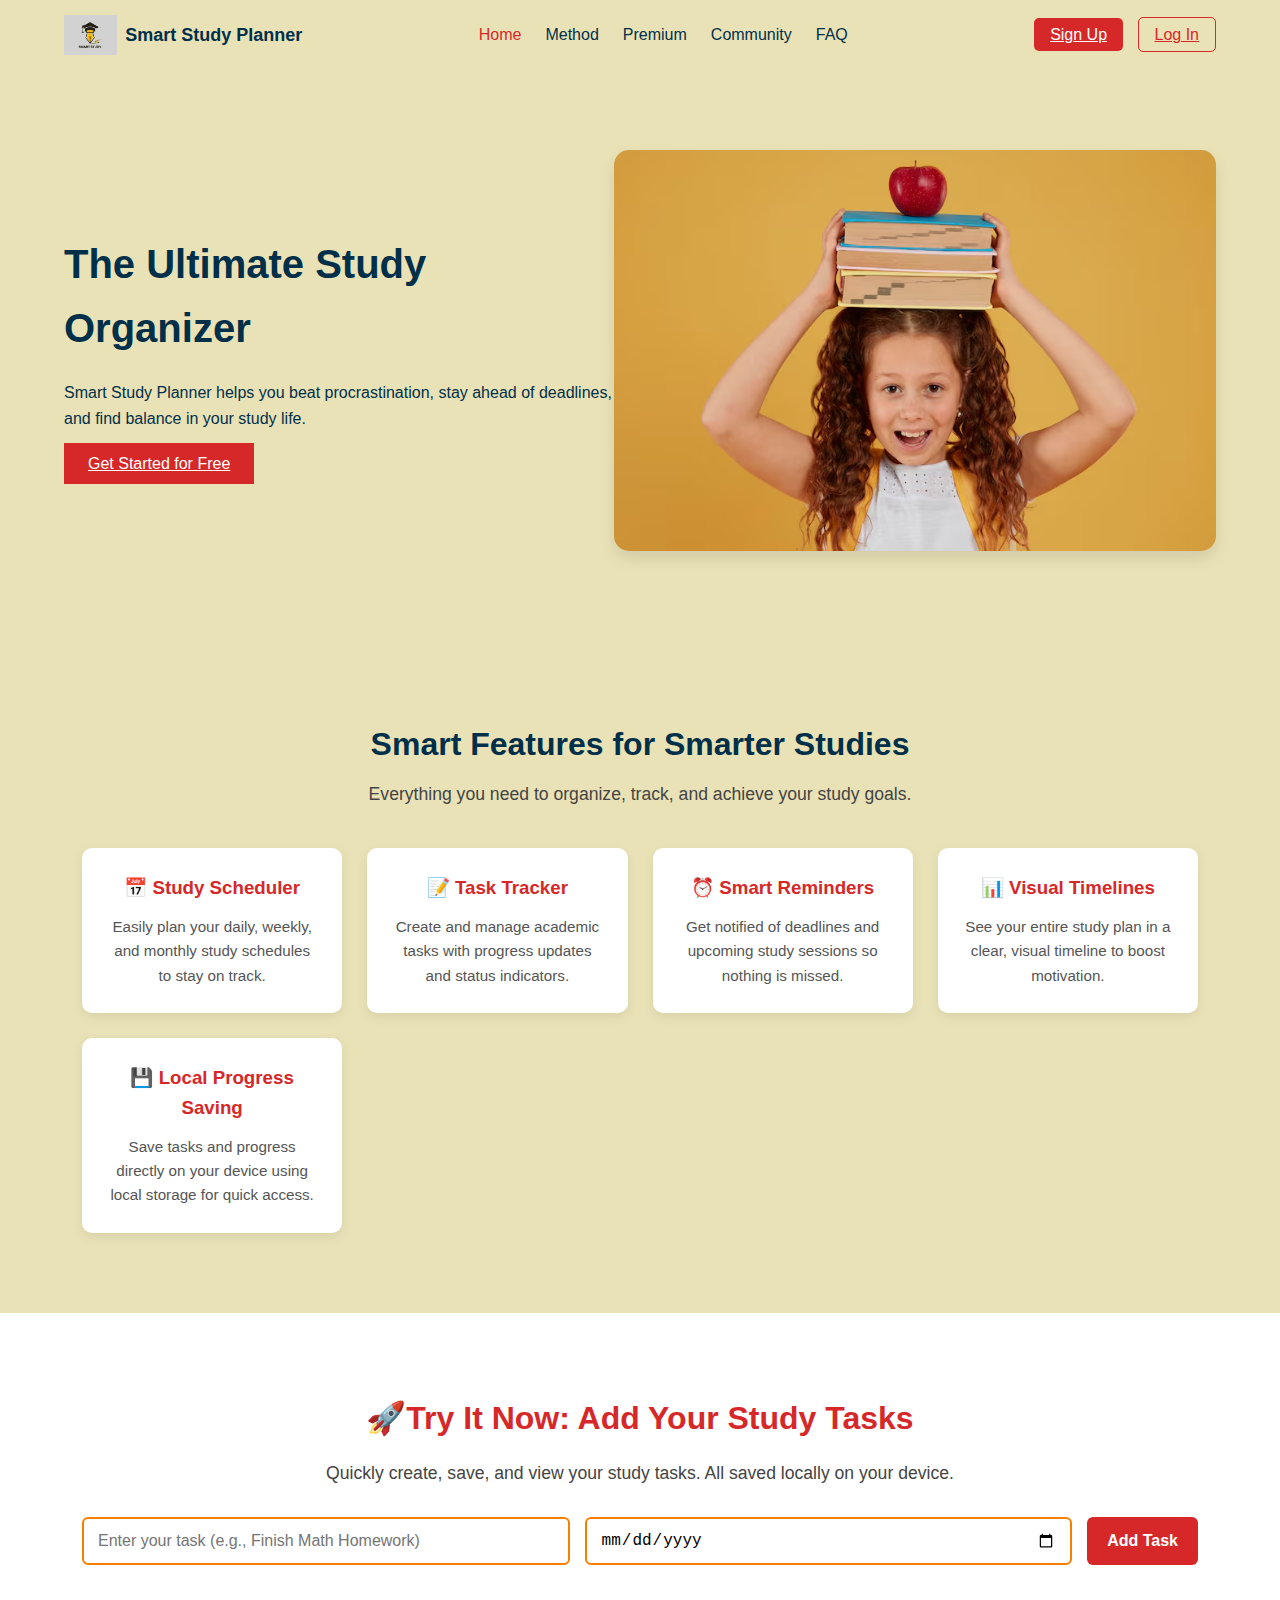
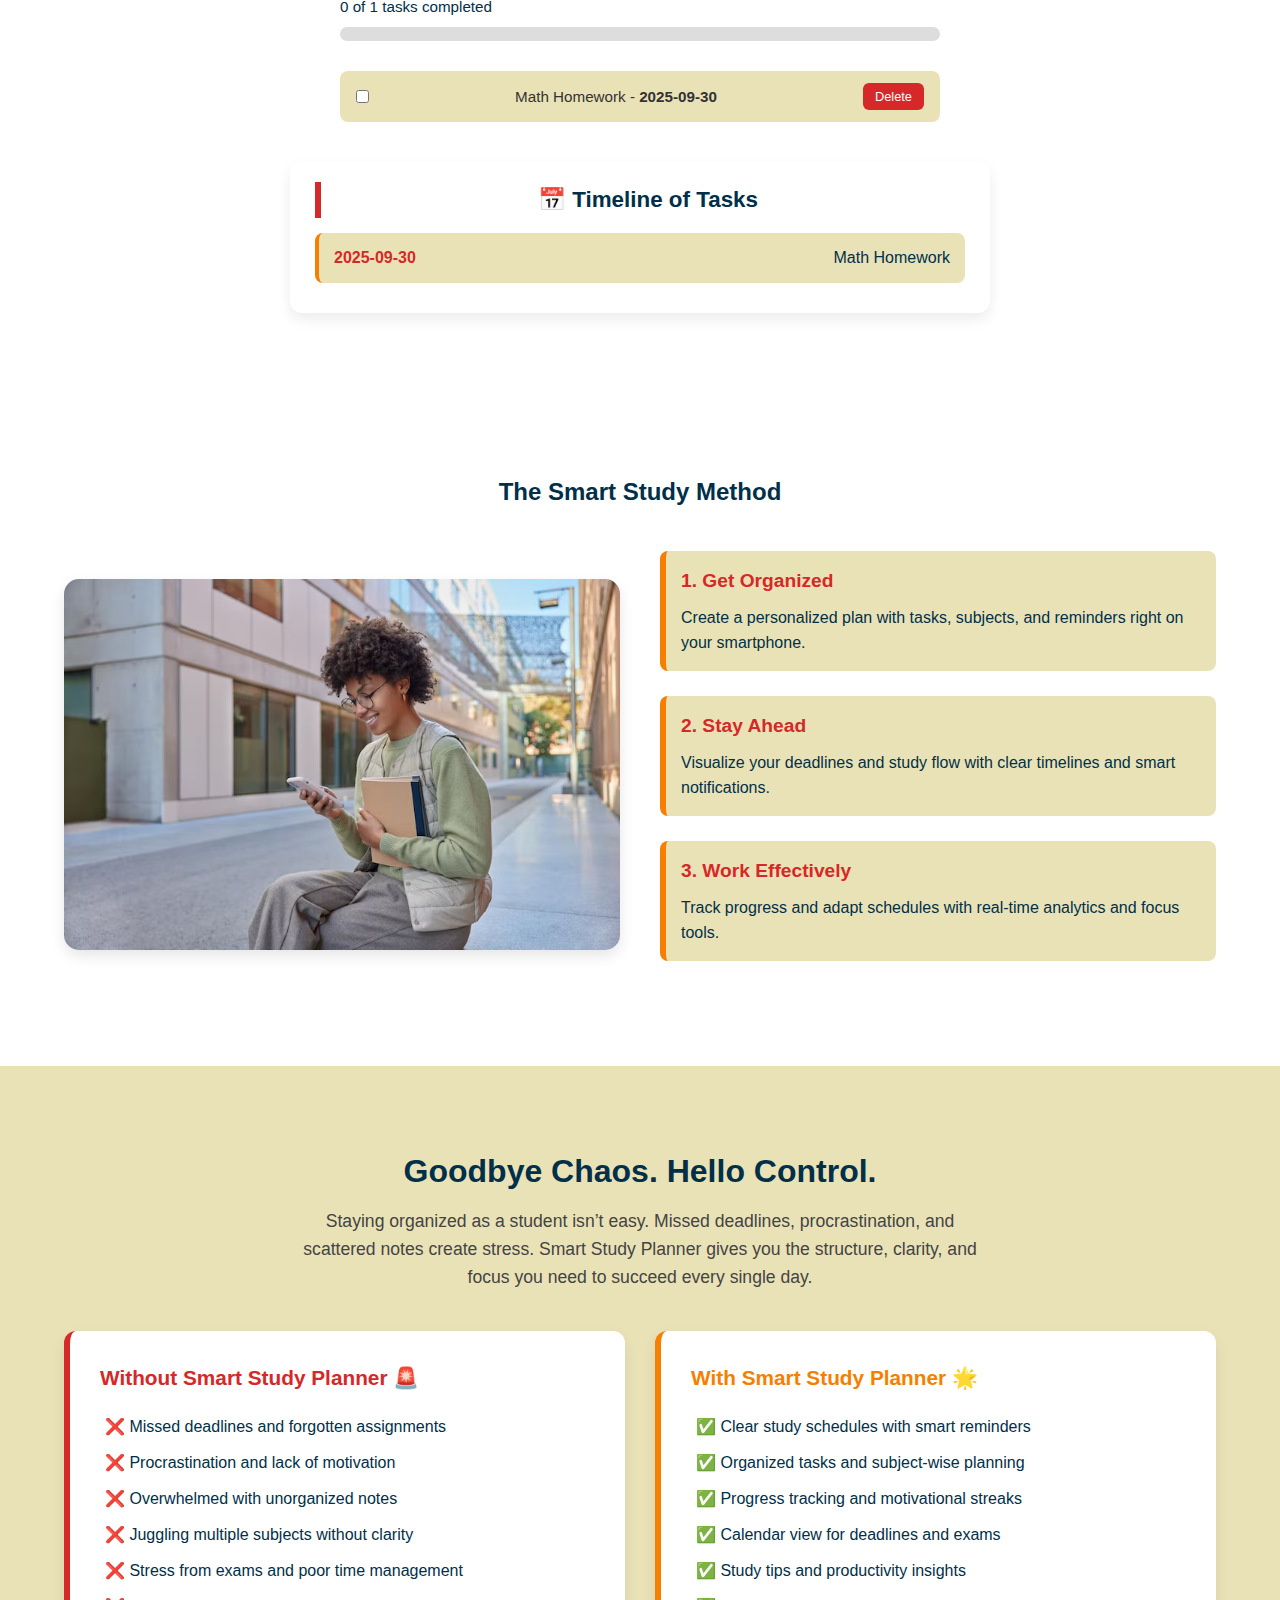
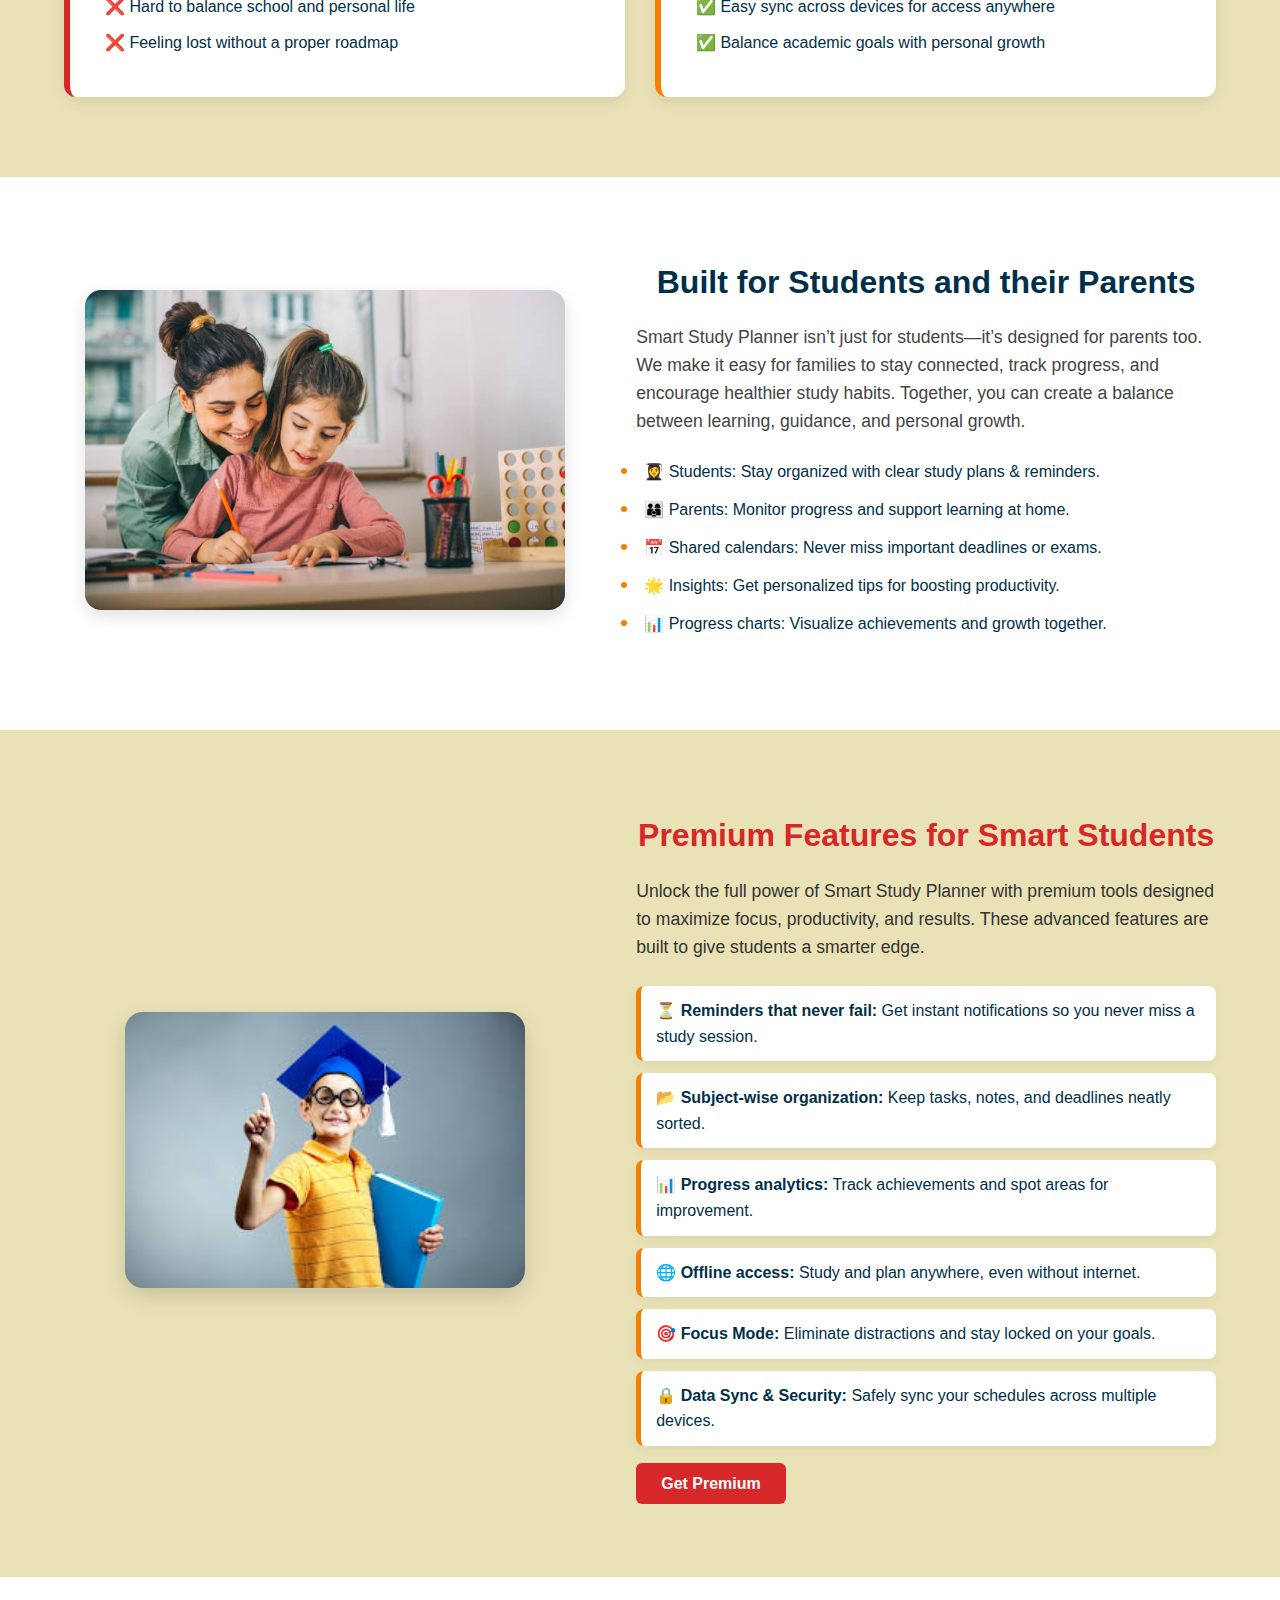
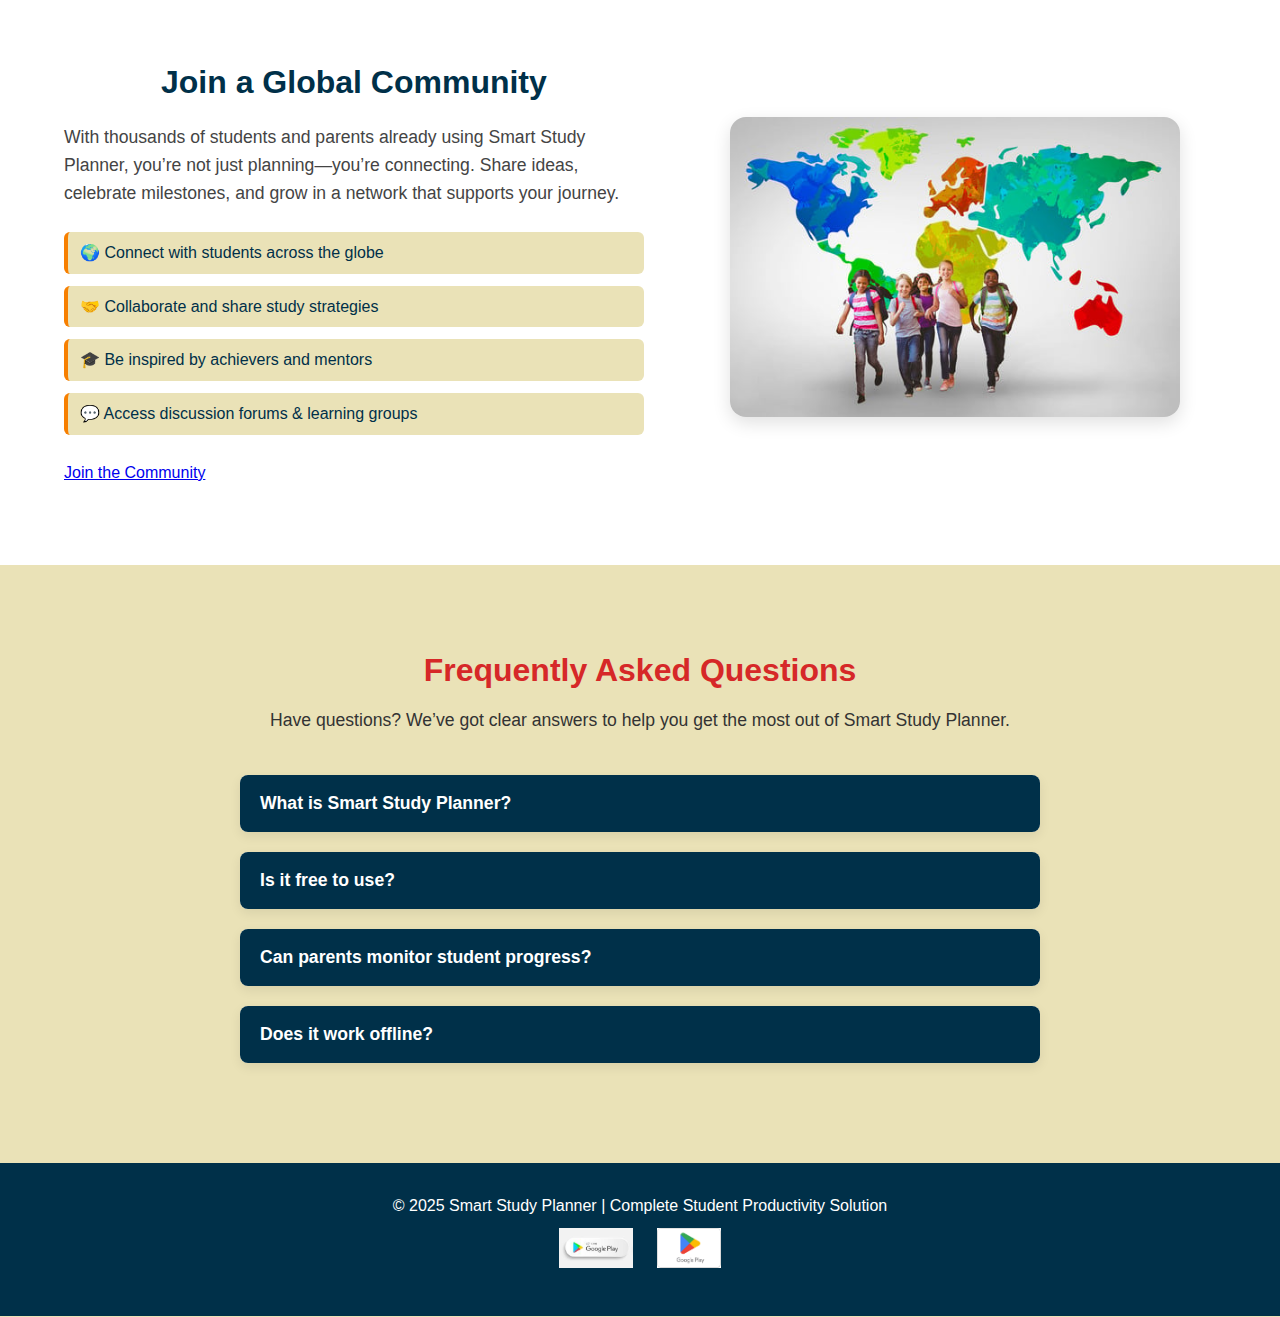
<file: index.html>
<!DOCTYPE html>
<html lang="en">
<head>
  <meta charset="UTF-8">
  <meta name="viewport" content="width=device-width, initial-scale=1.0">
  <title>Smart Study Planner</title>
  <link rel="stylesheet" href="style.css">
</head>
<body>

  <!-- ===== HEADER ===== -->
  <header class="header">
    <div class="container nav-container">
      <div class="logo">
        <img src="images/logo.webp" alt="Smart Study Planner Logo">
        <span>Smart Study Planner</span>
      </div>
      <nav class="nav">
        <ul>
          <li><a href="#home" class="active">Home</a></li>
          <li><a href="#method">Method</a></li>
          <li><a href="#premium">Premium</a></li>
          <li><a href="#community">Community</a></li>
          <li><a href="#faq">FAQ</a></li>
        </ul>
      </nav>
      <div class="auth-buttons">
  <a href="signup.html" class="btn primary">Sign Up</a>
  <a href="login.html" class="btn outline">Log In</a>
</div>


    </div>
  </header>

  <!-- ===== HERO ===== -->
  <section class="hero" id="home">
    <div class="container hero-container">
      <div class="hero-text">
        <h1>The Ultimate Study Organizer</h1>
        <p>Smart Study Planner helps you beat procrastination, stay ahead of deadlines, and find balance in your study life.</p>
        <div class="hero-buttons">
  <a href="signup.html" class="btn primary">Get Started for Free</a>
</div>

        
      </div>
      <div class="hero-image">
        <img src="images/school-girl.jpg" alt="Student using Smart Study Planner">
      </div>
    </div>
  </section>
  <!-- ===== Features Section ===== -->
<section class="features" id="features">
  <div class="container">
    <h2 class="section-title">Smart Features for Smarter Studies</h2>
    <p class="section-subtitle">Everything you need to organize, track, and achieve your study goals.</p>
    
    <div class="features-grid">
      <!-- Feature 1 -->
      <div class="feature-card">
        <h3>📅 Study Scheduler</h3>
        <p>Easily plan your daily, weekly, and monthly study schedules to stay on track.</p>
      </div>

      <!-- Feature 2 -->
      <div class="feature-card">
        <h3>📝 Task Tracker</h3>
        <p>Create and manage academic tasks with progress updates and status indicators.</p>
      </div>

      <!-- Feature 3 -->
      <div class="feature-card">
        <h3>⏰ Smart Reminders</h3>
        <p>Get notified of deadlines and upcoming study sessions so nothing is missed.</p>
      </div>

      <!-- Feature 4 -->
      <div class="feature-card">
        <h3>📊 Visual Timelines</h3>
        <p>See your entire study plan in a clear, visual timeline to boost motivation.</p>
      </div>

      <!-- Feature 5 -->
      <div class="feature-card">
        <h3>💾 Local Progress Saving</h3>
        <p>Save tasks and progress directly on your device using local storage for quick access.</p>
      </div>
    </div>
  </div>
</section>

<!-- ===== Task Manager Section ===== -->
<!-- ===== Task Manager Section ===== -->
<section class="task-manager" id="tasks">
  <div class="container">
    <h2 class="section-title">🚀Try It Now: Add Your Study Tasks</h2>
    <p class="section-subtitle">Quickly create, save, and view your study tasks. All saved locally on your device.</p>

    <!-- Task Input Form -->
    <form id="taskForm" class="task-form">
      <input type="text" id="taskTitle" placeholder="Enter your task (e.g., Finish Math Homework)" required>
      <input type="date" id="taskDeadline" required>
      <button type="submit" class="btn primary">Add Task</button>
    </form>

    <!-- Progress Tracker -->
    <div class="progress-container">
      <p id="progressText">0 of 0 tasks completed</p>
      <div class="progress-bar">
        <div id="progressFill"></div>
      </div>
    </div>

    <!-- Task List -->
    <ul id="taskList" class="task-list"></ul>
    <!-- Calendar / Timeline View -->
<div class="calendar-view">
  <h3>📅 Timeline of Tasks</h3>
  <ul id="calendarList" class="calendar-list"></ul>
</div>

  </div>
</section>



  <!-- ===== METHOD ===== -->
  <!-- ===== METHOD ===== -->
<section class="method" id="method">
  <div class="container">
    <h2>The Smart Study Method</h2>
    <div class="method-grid">
      
      <!-- Image of smartphone -->
      <div class="method-img">
        <img src="images/smartphone.jpg" alt="Smartphone app demo">
      </div>
      
      <!-- Step explanations -->
      <div class="method-steps">
        <div class="step">
          <h3>1. Get Organized</h3>
          <p>Create a personalized plan with tasks, subjects, and reminders right on your smartphone.</p>
        </div>
        <div class="step">
          <h3>2. Stay Ahead</h3>
          <p>Visualize your deadlines and study flow with clear timelines and smart notifications.</p>
        </div>
        <div class="step">
          <h3>3. Work Effectively</h3>
          <p>Track progress and adapt schedules with real-time analytics and focus tools.</p>
        </div>
      </div>
    </div>
  </div>
</section>


  <!-- ===== FEATURES ===== -->
  <!-- ===== CONTROL SECTION ===== -->
<section class="control" id="control">
  <div class="container">
    <h2>Goodbye Chaos. Hello Control.</h2>
    <p class="subtitle">
      Staying organized as a student isn’t easy. Missed deadlines, procrastination, 
      and scattered notes create stress. Smart Study Planner gives you the structure, 
      clarity, and focus you need to succeed every single day.
    </p>

    <div class="control-grid">
      <!-- Left Column - Problems -->
      <div class="control-box problems">
        <h3>Without Smart Study Planner 🚨</h3>
        <ul>
          <li>❌ Missed deadlines and forgotten assignments</li>
          <li>❌ Procrastination and lack of motivation</li>
          <li>❌ Overwhelmed with unorganized notes</li>
          <li>❌ Juggling multiple subjects without clarity</li>
          <li>❌ Stress from exams and poor time management</li>
          <li>❌ Hard to balance school and personal life</li>
          <li>❌ Feeling lost without a proper roadmap</li>
        </ul>
      </div>

      <!-- Right Column - Solutions -->
      <div class="control-box solutions">
        <h3>With Smart Study Planner 🌟</h3>
        <ul>
          <li>✅ Clear study schedules with smart reminders</li>
          <li>✅ Organized tasks and subject-wise planning</li>
          <li>✅ Progress tracking and motivational streaks</li>
          <li>✅ Calendar view for deadlines and exams</li>
          <li>✅ Study tips and productivity insights</li>
          <li>✅ Easy sync across devices for access anywhere</li>
          <li>✅ Balance academic goals with personal growth</li>
        </ul>
      </div>
    </div>
  </div>
</section>


  <!-- ===== FOR SCHOOLS ===== -->
<!-- ===== BUILT FOR STUDENTS AND PARENTS SECTION ===== -->
<section class="built" id="built">
  <div class="container built-grid">
    <!-- Left Side Image -->
    <div class="built-image">
      <img src="images/parent-child.jpg" alt="Parent and Child using Smart Study Planner">
    </div>

    <!-- Right Side Content -->
    <div class="built-content">
      <h2>Built for Students and their Parents</h2>
      <p class="subtitle">
        Smart Study Planner isn’t just for students—it’s designed for parents too. 
        We make it easy for families to stay connected, track progress, and encourage 
        healthier study habits. Together, you can create a balance between learning, 
        guidance, and personal growth.
      </p>

      <ul class="built-list">
        <li>👩‍🎓 Students: Stay organized with clear study plans & reminders.</li>
        <li>👨‍👩‍👦 Parents: Monitor progress and support learning at home.</li>
        <li>📅 Shared calendars: Never miss important deadlines or exams.</li>
        <li>🌟 Insights: Get personalized tips for boosting productivity.</li>
        <li>📊 Progress charts: Visualize achievements and growth together.</li>
      </ul>
    </div>
  </div>
</section>


  <!-- ===== PREMIUM ===== -->
  <!-- ===== PREMIUM FEATURES SECTION ===== -->
<section class="premium" id="premium">
  <div class="container premium-grid">
    <!-- Left Side Image -->
    <div class="premium-image">
      <img src="images/smart-student.jpeg" alt="Premium Features Preview">
    </div>

    <!-- Right Side Content -->
    <div class="premium-content">
      <h2>Premium Features for Smart Students</h2>
      <p class="subtitle">
        Unlock the full power of Smart Study Planner with premium tools 
        designed to maximize focus, productivity, and results. 
        These advanced features are built to give students a smarter edge.
      </p>

      <ul class="premium-list">
        <li>⏳ <strong>Reminders that never fail:</strong> Get instant notifications so you never miss a study session.</li>
        <li>📂 <strong>Subject-wise organization:</strong> Keep tasks, notes, and deadlines neatly sorted.</li>
        <li>📊 <strong>Progress analytics:</strong> Track achievements and spot areas for improvement.</li>
        <li>🌐 <strong>Offline access:</strong> Study and plan anywhere, even without internet.</li>
        <li>🎯 <strong>Focus Mode:</strong> Eliminate distractions and stay locked on your goals.</li>
        <li>🔒 <strong>Data Sync & Security:</strong> Safely sync your schedules across multiple devices.</li>
      </ul>

      <a href="#" class="btn btn-primary">Get Premium</a>
    </div>
  </div>
</section>


<!-- ===== JOIN COMMUNITY SECTION ===== -->
<section class="community" id="community">
  <div class="container community-grid">
    <!-- Left Text -->
    <div class="community-content">
      <h2>Join a Global Community</h2>
      <p class="subtitle">
        With thousands of students and parents already using Smart Study Planner, 
        you’re not just planning—you’re connecting.  
        Share ideas, celebrate milestones, and grow in a network that supports your journey.
      </p>
      <ul class="community-list">
        <li>🌍 Connect with students across the globe</li>
        <li>🤝 Collaborate and share study strategies</li>
        <li>🎓 Be inspired by achievers and mentors</li>
        <li>💬 Access discussion forums & learning groups</li>
      </ul>
      <a href="#" class="btn btn-primary">Join the Community</a>
    </div>

    <!-- Right Image -->
    <div class="community-image">
      <img src="images/global.jpg" alt="Student community">
    </div>
  </div>
</section>

<!-- ===== FAQ SECTION ===== -->
<section class="faq" id="faq">
  <div class="container">
    <h2>Frequently Asked Questions</h2>
    <p class="subtitle">
      Have questions? We’ve got clear answers to help you get the most out of Smart Study Planner.
    </p>
    
    <div class="faq-box">
      <button class="faq-question">What is Smart Study Planner?</button>
      <div class="faq-answer">
        <p>It’s a digital planner designed for students and parents to organize tasks, track goals, and boost productivity.</p>
      </div>
    </div>

    <div class="faq-box">
      <button class="faq-question">Is it free to use?</button>
      <div class="faq-answer">
        <p>Yes! The basic version is free. Premium features are available for students who want advanced tools.</p>
      </div>
    </div>

    <div class="faq-box">
      <button class="faq-question">Can parents monitor student progress?</button>
      <div class="faq-answer">
        <p>Absolutely. Parents can view progress reports, set goals together, and encourage healthier study habits.</p>
      </div>
    </div>

    <div class="faq-box">
      <button class="faq-question">Does it work offline?</button>
      <div class="faq-answer">
        <p>Yes, Smart Study Planner offers offline access so you can plan and track even without internet.</p>
      </div>
    </div>
  </div>
</section>

  <!-- ===== FOOTER ===== -->
  <footer class="footer">
    <div class="container">
      <p>© 2025 Smart Study Planner | Complete Student Productivity Solution</p>
      <div class="app-stores">
        <img src="images/appstore.jpeg" alt="App Store">
        <img src="images/googleplay.png" alt="Google Play">
      </div>
    </div>
  </footer>

  <script src="script.js"></script>
</body>
</html>
</file>
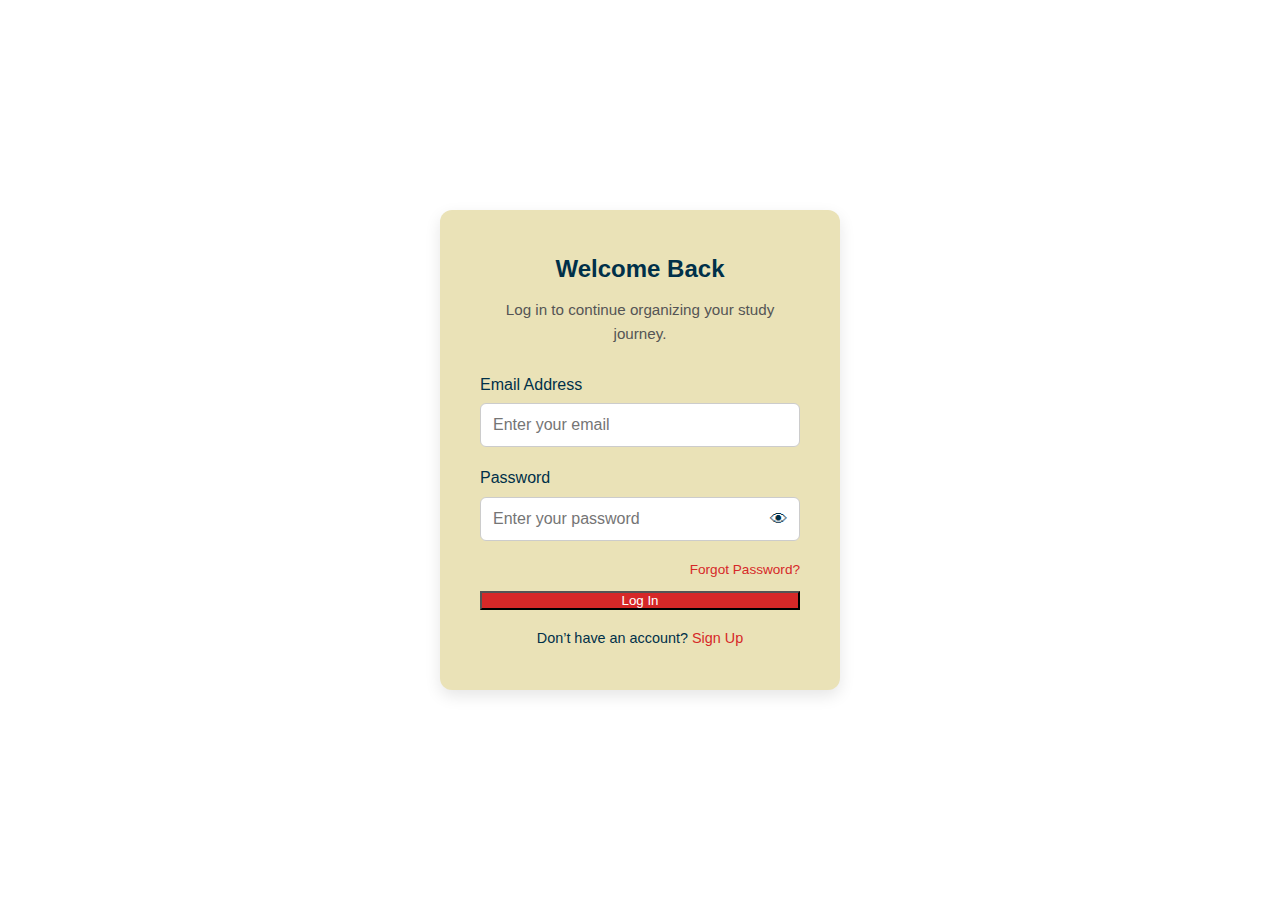
<file: login.html>
<!DOCTYPE html>
<html lang="en">
<head>
  <meta charset="UTF-8">
  <meta name="viewport" content="width=device-width, initial-scale=1.0">
  <title>Log In | Smart Study Planner</title>
  <link rel="stylesheet" href="style.css">
</head>
<body>

  <!-- ===== LOGIN FORM ===== -->
  <section class="auth-section">
    <div class="auth-container">
      <h2>Welcome Back</h2>
      <p class="subtitle">Log in to continue organizing your study journey.</p>

      <form class="auth-form">
        <div class="form-group">
          <label for="email">Email Address</label>
          <input type="email" id="email" placeholder="Enter your email" required>
        </div>

        <div class="form-group">
          <label for="password">Password</label>
          <div class="password-field">
            <input type="password" id="password" placeholder="Enter your password" required>
            <span class="toggle-password">👁</span>
          </div>
        </div>

        <div class="form-group">
          <a href="#" class="forgot-password">Forgot Password?</a>
        </div>

        <button type="submit" class="btn primary full-width">Log In</button>
      </form>

      <p class="auth-switch">Don’t have an account? <a href="signup.html">Sign Up</a></p>
    </div>
  </section>

  <script src="script.js"></script>
</body>
</html>
</file>
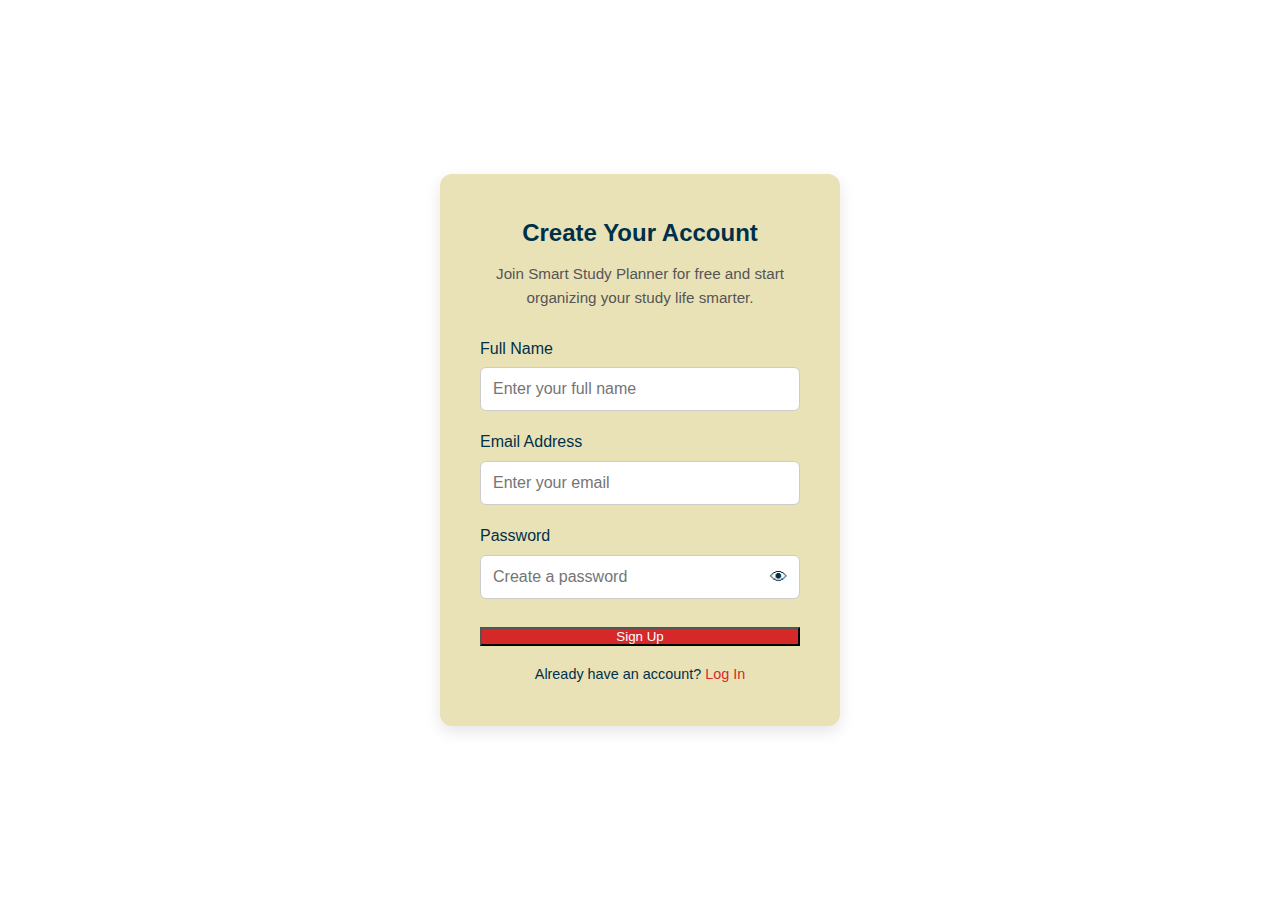
<file: signup.html>
<!DOCTYPE html>
<html lang="en">
<head>
  <meta charset="UTF-8">
  <meta name="viewport" content="width=device-width, initial-scale=1.0">
  <title>Sign Up | Smart Study Planner</title>
  <link rel="stylesheet" href="style.css">
</head>
<body>

  <!-- ===== SIGNUP FORM ===== -->
  <section class="auth-section">
    <div class="auth-container">
      <h2>Create Your Account</h2>
      <p class="subtitle">Join Smart Study Planner for free and start organizing your study life smarter.</p>

      <form class="auth-form">
        <div class="form-group">
          <label for="fullname">Full Name</label>
          <input type="text" id="fullname" placeholder="Enter your full name" required>
        </div>

        <div class="form-group">
          <label for="email">Email Address</label>
          <input type="email" id="email" placeholder="Enter your email" required>
        </div>

        <div class="form-group">
          <label for="password">Password</label>
          <div class="password-field">
            <input type="password" id="password" placeholder="Create a password" required>
            <span class="toggle-password">👁</span>
          </div>
        </div>

        <button type="submit" class="btn primary full-width">Sign Up</button>
      </form>

      <p class="auth-switch">Already have an account? <a href="login.html">Log In</a></p>
    </div>
  </section>

  <script src="script.js"></script>
</body>
</html>
</file>
<file: style.css>
:root {
  --navy: #003049;
  --red: #d62828;
  --orange: #f77f00;
  --yellow: #fcbf49;
  --beige: #eae2b7;
}

/* Reset */
* { margin:0; padding:0; box-sizing:border-box; }
body { font-family:"Poppins", sans-serif; color:var(--navy); background:var(--beige); line-height:1.6; }
.container { width:90%; margin:0 auto; max-width:1200px; }

/* Header */
.header { background:var(--beige); padding:15px 0; position:sticky; top:0; z-index:1000; }
.nav-container { display:flex; align-items:center; justify-content:space-between; }
.logo { display:flex; align-items:center; font-weight:700; color:var(--navy); font-size:18px; }
.logo img { height:40px; margin-right:8px; }
.nav ul { display:flex; list-style:none; }
.nav ul li { margin:0 12px; }
.nav ul li a { text-decoration:none; color:var(--navy); font-weight:500; transition:.3s; }
.nav ul li a:hover, .nav ul li a.active { color:var(--red); }
.auth-buttons .btn { margin-left:10px; padding:8px 16px; border-radius:5px; border:none; cursor:pointer; font-weight:500; }
.btn.primary { background:var(--red); color:#fff; }
.btn.outline { background:transparent; border:1px solid var(--red); color:var(--red); }

/* Hero */
.hero { padding:80px 0; background:var(--beige); }
.hero-container { display:flex; align-items:center; justify-content:space-between; flex-wrap:wrap; }
.hero-text { flex:1 1 500px; max-width:550px; }
.hero-text h1 { font-size:2.5rem; color:var(--navy); margin-bottom:20px; }
.hero-text p { margin-bottom:20px; }
.hero-buttons .btn { padding:12px 24px; font-size:1rem; background:var(--red); color:#fff; }
.app-stores img { height:50px; margin-right:10px; }
.hero-image { flex:1 1 400px; text-align:center; }
.hero-image img { max-width:100%; border-radius:15px; box-shadow:0 8px 16px rgba(0,0,0,.1); }

/* Sections */
section { padding:80px 0; }
section h2 { text-align:center; margin-bottom:40px; color:var(--navy); }



/* Smart Study Method Section */
.method {
  background: #fff;
}

.method-grid {
  display: flex;
  flex-wrap: wrap;
  align-items: center;
  gap: 40px;
  justify-content: center;
}

.method-img {
  flex: 1 1 400px;
  text-align: center;
}

.method-img img {
  max-width: 100%;
  border-radius: 15px;
  box-shadow: 0 6px 14px rgba(0,0,0,0.1);
}

.method-steps {
  flex: 1 1 400px;
}

.method-steps .step {
  margin-bottom: 25px;
  padding: 15px;
  border-left: 6px solid var(--orange);
  background: var(--beige);
  border-radius: 8px;
  transition: transform 0.3s ease;
}

.method-steps .step:hover {
  transform: translateX(5px);
}

.method-steps h3 {
  color: var(--red);
  margin-bottom: 8px;
  font-size: 1.2rem;
}
/* Goodbye Chaos Section */
.control {
  background: var(--beige);
  padding: 80px 0;
  text-align: center;
}

.control h2 {
  font-size: 2rem;
  color: var(--navy);
  margin-bottom: 10px;
}

.control .subtitle {
  max-width: 700px;
  margin: 0 auto 40px;
  font-size: 1.1rem;
  color: #444;
  line-height: 1.6;
}

.control-grid {
  display: flex;
  flex-wrap: wrap;
  gap: 30px;
  justify-content: center;
}

.control-box {
  flex: 1 1 400px;
  padding: 30px;
  border-radius: 12px;
  background: #fff;
  box-shadow: 0 6px 14px rgba(0,0,0,0.08);
  text-align: left;
  transition: transform 0.3s ease, box-shadow 0.3s ease;
}

.control-box:hover {
  transform: translateY(-5px);
  box-shadow: 0 10px 20px rgba(0,0,0,0.12);
}

.control-box h3 {
  margin-bottom: 20px;
  font-size: 1.3rem;
  font-weight: 600;
}

.control-box.problems {
  border-left: 6px solid var(--red);
}

.control-box.solutions {
  border-left: 6px solid var(--orange);
}

.control-box ul {
  list-style: none;
  padding: 0;
  margin: 0;
}

.control-box ul li {
  margin-bottom: 12px;
  font-size: 1rem;
  line-height: 1.5;
  padding-left: 5px;
}

.control-box.problems h3 {
  color: var(--red);
}

.control-box.solutions h3 {
  color: var(--orange);
}

.control-box ul li::before {
  font-weight: bold;
}
/* Built for Students and Parents Section */
.built {
  background: #fff;
  padding: 80px 0;
}

.built-grid {
  display: flex;
  align-items: center;
  gap: 50px;
  flex-wrap: wrap;
}

.built-image {
  flex: 1 1 45%;
  text-align: center;
}

.built-image img {
  width: 100%;
  max-width: 480px;
  border-radius: 16px;
  box-shadow: 0 6px 18px rgba(0,0,0,0.12);
}

.built-content {
  flex: 1 1 50%;
}

.built-content h2 {
  font-size: 2rem;
  color: var(--navy);
  margin-bottom: 15px;
}

.built-content .subtitle {
  font-size: 1.1rem;
  color: #444;
  line-height: 1.6;
  margin-bottom: 25px;
}

.built-list {
  list-style: none;
  padding: 0;
  margin: 0;
}

.built-list li {
  margin-bottom: 14px;
  font-size: 1rem;
  padding-left: 8px;
  line-height: 1.5;
  position: relative;
}

/* Accent color left border for better emphasis */
.built-list li::before {
  content: "";
  position: absolute;
  left: -15px;
  top: 8px;
  width: 6px;
  height: 6px;
  background: var(--orange);
  border-radius: 50%;
}


.features { background:#fff; }
.features-list { display:flex; justify-content:space-around; flex-wrap:wrap; }
.features-list ul { list-style:none; }
.features-list li { margin:10px 0; font-weight:500; }

.schools-container { display:flex; align-items:center; gap:40px; flex-wrap:wrap; }
.schools-text { flex:1; }
.schools-img img { max-width:100%; border-radius:10px; }

/* Premium Features Section */
.premium {
  background: var(--beige);
  padding: 80px 0;
}

.premium-grid {
  display: flex;
  align-items: center;
  gap: 50px;
  flex-wrap: wrap;
}

.premium-image {
  flex: 1 1 45%;
  text-align: center;
}

.premium-image img {
  width: 100%;  
  max-width: 400px;
  border-radius: 18px;
  box-shadow: 0 8px 22px rgba(0,0,0,0.15);
}

.premium-content {
  flex: 1 1 50%;
}

.premium-content h2 {
  font-size: 2rem;
  color: var(--red);
  margin-bottom: 15px;
}

.premium-content .subtitle {
  font-size: 1.1rem;
  color: #333;
  margin-bottom: 25px;
  line-height: 1.6;
}

.premium-list {
  list-style: none;
  padding: 0;
  margin: 0 0 25px;
}

.premium-list li {
  background: #fff;
  padding: 12px 15px;
  margin-bottom: 12px;
  border-left: 5px solid var(--orange);
  border-radius: 8px;
  box-shadow: 0 4px 10px rgba(0,0,0,0.05);
  transition: transform 0.3s ease;
}

.premium-list li:hover {
  transform: translateX(5px);
}

.premium-list li strong {
  color: var(--navy);
}

.premium .btn-primary {
  background: var(--red);
  color: #fff;
  padding: 12px 25px;
  border-radius: 6px;
  text-decoration: none;
  font-weight: bold;
  transition: background 0.3s ease;
}

.premium .btn-primary:hover {
  background: var(--orange);
}


/* ===== Community Section ===== */
.community {
  background: #fff;
  padding: 80px 0;
}

.community-grid {
  display: flex;
  align-items: center;
  gap: 50px;
  flex-wrap: wrap;
}

.community-content {
  flex: 1 1 50%;
}

.community-content h2 {
  font-size: 2rem;
  color: var(--navy);
  margin-bottom: 15px;
}

.community-content .subtitle {
  font-size: 1.1rem;
  color: #444;
  line-height: 1.6;
  margin-bottom: 25px;
}

.community-list {
  list-style: none;
  padding: 0;
  margin-bottom: 25px;
}

.community-list li {
  font-size: 1rem;
  margin-bottom: 12px;
  padding-left: 8px;
  border-left: 4px solid var(--orange);
  background: var(--beige);
  padding: 8px 12px;
  border-radius: 6px;
  transition: transform 0.3s ease;
}

.community-list li:hover {
  transform: translateX(5px);
}

.community-image {
  flex: 1 1 45%;
  text-align: center;
}

.community-image img {
  width: 100%;
  max-width: 450px;
  border-radius: 16px;
  box-shadow: 0 6px 18px rgba(0,0,0,0.12);
}

/* ===== FAQ Section ===== */
.faq {
  background: var(--beige);
  padding: 80px 0;
  text-align: center;
}

.faq h2 {
  font-size: 2rem;
  color: var(--red);
  margin-bottom: 10px;
}

.faq .subtitle {
  font-size: 1.1rem;
  color: #333;
  margin-bottom: 40px;
}

.faq-box {
  background: #fff;
  max-width: 800px;
  margin: 0 auto 20px;
  border-radius: 8px;
  box-shadow: 0 4px 12px rgba(0,0,0,0.08);
  overflow: hidden;
  text-align: left;
}

.faq-question {
  width: 100%;
  padding: 18px 20px;
  background: var(--navy);
  color: #fff;
  border: none;
  text-align: left;
  font-size: 1.1rem;
  font-weight: bold;
  cursor: pointer;
  transition: background 0.3s ease;
}

.faq-question:hover {
  background: var(--orange);
}

.faq-answer {
  display: none;
  padding: 18px 20px;
  background: #fafafa;
  color: #333;
  border-top: 1px solid #ddd;
}

/* Footer */
.footer { background:var(--navy); color:#fff; text-align:center; padding:30px 0; }
.footer .app-stores img { height:40px; margin:10px; }

/* Responsive */
@media(max-width:992px) {
  .hero-container, .method-grid, .schools-container { flex-direction:column; text-align:center; }
  .nav ul { display:none; }
}
/* General Reset */
/* ===== Auth Pages (Signup/Login) ===== */
.auth-section {
  background: #fff;
  min-height: 100vh;
  display: flex;
  align-items: center;
  justify-content: center;
  padding: 40px;
}

.auth-container {
  background: var(--beige);
  padding: 40px;
  border-radius: 12px;
  box-shadow: 0 6px 16px rgba(0,0,0,0.1);
  max-width: 400px;
  width: 100%;
  text-align: center;
}

.auth-container h2 {
  color: var(--navy);
  margin-bottom: 10px;
}

.auth-container .subtitle {
  font-size: 0.95rem;
  color: #555;
  margin-bottom: 25px;
}

.auth-form {
  text-align: left;
}

.form-group {
  margin-bottom: 18px;
}

.form-group label {
  font-weight: 500;
  margin-bottom: 6px;
  display: block;
  color: var(--navy);
}

.form-group input {
  width: 100%;
  padding: 12px;
  border-radius: 6px;
  border: 1px solid #ccc;
  font-size: 1rem;
}

.password-field {
  display: flex;
  align-items: center;
  position: relative;
}

.password-field input {
  flex: 1;
}

.toggle-password {
  position: absolute;
  right: 12px;
  cursor: pointer;
  font-size: 1.1rem;
}

.btn.full-width {
  width: 100%;
  margin-top: 10px;
}

.auth-switch {
  margin-top: 15px;
  font-size: 0.9rem;
}

.auth-switch a {
  color: var(--red);
  font-weight: 500;
  text-decoration: none;
}
.forgot-password {
  font-size: 0.85rem;
  color: var(--red);
  text-decoration: none;
  float: right;
}

.forgot-password:hover {
  text-decoration: underline;
}
/* ===== Features Section ===== */
.features {
  padding: 80px 20px;
  background: var(--beige);
  text-align: center;
}

.features .section-title {
  font-size: 2rem;
  margin-bottom: 10px;
  color: var(--navy);
}

.features .section-subtitle {
  color: #444;
  font-size: 1.1rem;
  margin-bottom: 40px;
}

.features-grid {
  display: grid;
  grid-template-columns: repeat(auto-fit, minmax(250px, 1fr));
  gap: 25px;
}

.feature-card {
  background: #fff;
  padding: 25px;
  border-radius: 10px;
  box-shadow: 0 4px 12px rgba(0,0,0,0.08);
  transition: transform 0.2s ease, box-shadow 0.2s ease;
}

.feature-card:hover {
  transform: translateY(-6px);
  box-shadow: 0 8px 18px rgba(0,0,0,0.12);
}

.feature-card h3 {
  margin-bottom: 12px;
  color: var(--red);
}

.feature-card p {
  font-size: 0.95rem;
  color: #555;
}

/* ===== Task Manager Section ===== */
.task-manager {
  padding: 80px 20px;
  background: #fff;
  text-align: center;
}

.task-form {
  display: flex;
  flex-wrap: wrap;
  gap: 15px;
  justify-content: center;
  margin-bottom: 30px;
}

.task-form input {
  padding: 12px;
  border-radius: 6px;
  border: 1px solid #ccc;
  font-size: 1rem;
  flex: 1;
  min-width: 200px;
}

.task-form button {
  padding: 12px 20px;
  border-radius: 6px;
  border: none;
  font-size: 1rem;
  cursor: pointer;
}

.task-list {
  list-style: none;
  padding: 0;
  max-width: 600px;
  margin: auto;
  text-align: left;
}

.task-list li {
  background: var(--beige);
  padding: 12px 16px;
  margin-bottom: 10px;
  border-radius: 8px;
  display: flex;
  justify-content: space-between;
  align-items: center;
}

.task-list li span {
  font-size: 0.95rem;
  color: #333;
}

.task-list li button {
  background: var(--red);
  color: #fff;
  border: none;
  padding: 6px 12px;
  border-radius: 6px;
  cursor: pointer;
  font-size: 0.8rem;
}

.task-list li button:hover {
  background: #a61c1c;
}
/* Progress Tracker */
.progress-container {
  max-width: 600px;
  margin: 20px auto 30px;
  text-align: left;
}

.progress-container p {
  font-size: 1rem;
  margin-bottom: 8px;
  color: var(--navy);
  font-weight: 500;
}

.progress-bar {
  width: 100%;
  height: 14px;
  background: #ddd;
  border-radius: 8px;
  overflow: hidden;
}

#progressFill {
  height: 100%;
  width: 0%;
  background: var(--orange);
  transition: width 0.4s ease;
}
/* Calendar / Timeline View */
.calendar-view {
  max-width: 700px;
  margin: 40px auto 0;
  background: #fff;
  padding: 20px 25px;
  border-radius: 12px;
  box-shadow: 0 6px 14px rgba(0,0,0,0.08);
}

.calendar-view h3 {
  margin-bottom: 15px;
  color: var(--navy);
  font-size: 1.4rem;
  border-left: 6px solid var(--red);
  padding-left: 10px;
}

.calendar-list {
  list-style: none;
  padding: 0;
  margin: 0;
}

.calendar-list li {
  padding: 12px 15px;
  margin-bottom: 10px;
  border-left: 4px solid var(--orange);
  background: var(--beige);
  border-radius: 8px;
  font-size: 1rem;
  display: flex;
  justify-content: space-between;
  align-items: center;
}

.calendar-list li span.date {
  font-weight: bold;
  color: var(--red);
}


/* Section Title & Subtitle */
.task-manager .section-title {
  font-size: 2rem;
  color: var(--red);
  margin-bottom: 15px;
}

.task-manager .section-subtitle {
  font-size: 1.1rem;
  color: #444;
  margin-bottom: 30px;
  line-height: 1.6;
}

.task-manager .section-subtitle .highlight {
  background: var(--yellow);
  padding: 3px 8px;
  border-radius: 6px;
  font-weight: 600;
  color: var(--navy);
}

/* Input fields with icons style */
.task-form input {
  padding: 12px 14px;
  border-radius: 6px;
  border: 2px solid var(--orange);
  font-size: 1rem;
  flex: 1;
  min-width: 200px;
  transition: border 0.3s ease, box-shadow 0.3s ease;
}

.task-form input:focus {
  border-color: var(--red);
  box-shadow: 0 0 6px rgba(214,40,40,0.3);
  outline: none;
}

/* Button style */
.task-form button {
  background: var(--red);
  color: #fff;
  font-weight: bold;
  transition: background 0.3s ease, transform 0.2s ease;
}

.task-form button:hover {
  background: var(--orange);
  transform: translateY(-2px);
}

/* Progress bar */
.progress {
  margin: 20px auto;
  max-width: 600px;
  background: #eee;
  border-radius: 10px;
  height: 20px;
  position: relative;
}

#progressBar {
  background: var(--orange);
  height: 100%;
  width: 0%;
  border-radius: 10px;
  transition: width 0.4s ease;
}

#progressText {
  display: block;
  margin-top: 8px;
  font-size: 0.95rem;
  color: var(--navy);
  font-weight: 500;
}
</file>
